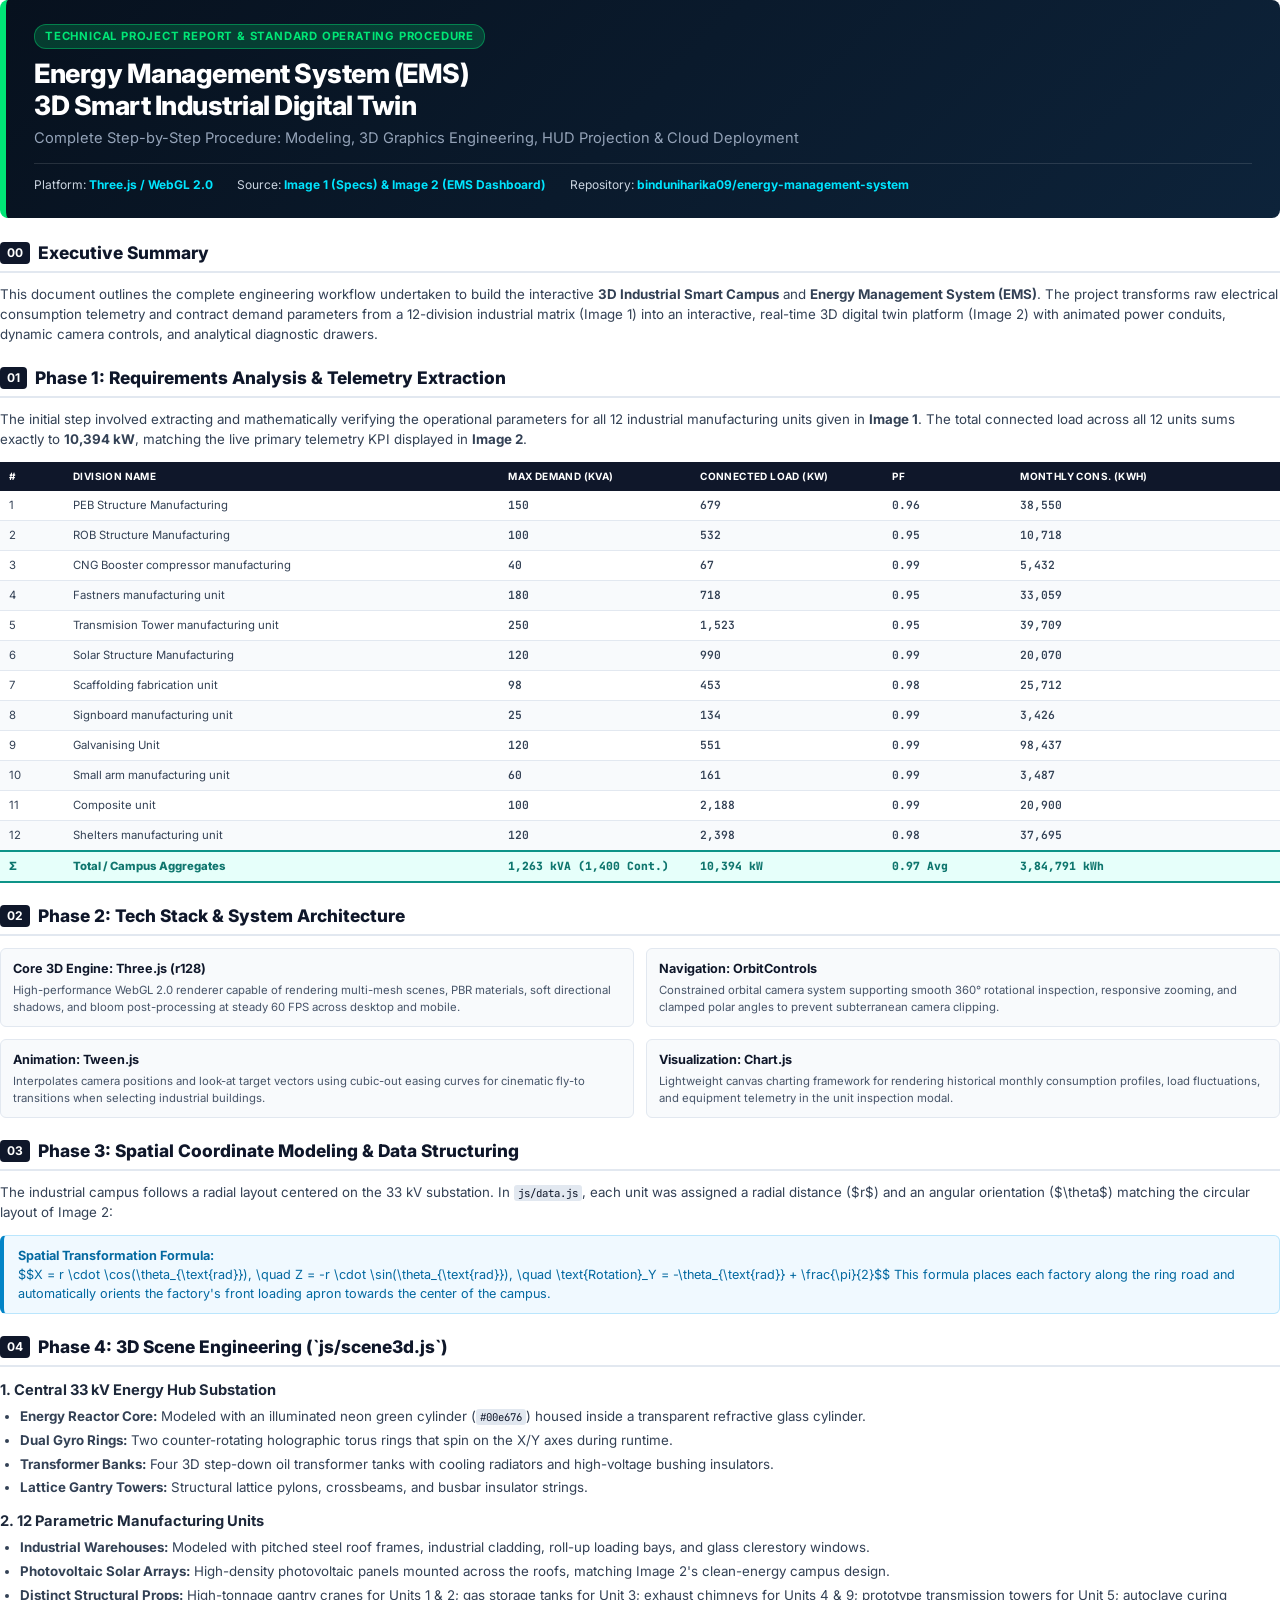
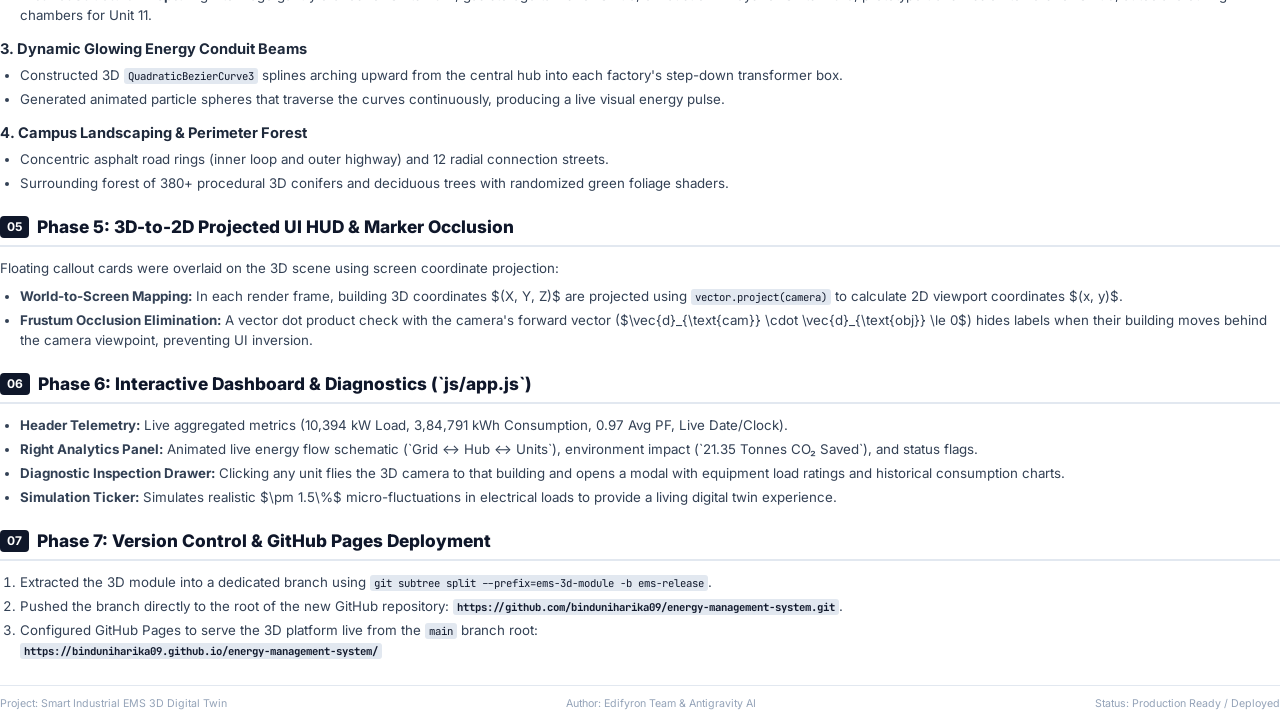
<file: ems-3d-module/procedure.html>
<!DOCTYPE html>
<html lang="en">
<head>
  <meta charset="UTF-8">
  <title>Smart Industrial EMS 3D Digital Twin - Project Procedure</title>
  <style>
    @import url('https://fonts.googleapis.com/css2?family=Inter:wght@300;400;500;600;700;800&family=JetBrains+Mono:wght@400;600;700&display=swap');

    @page {
      size: A4 portrait;
      margin: 14mm 16mm 14mm 16mm;
    }

    * {
      box-sizing: border-box;
      margin: 0;
      padding: 0;
      -webkit-print-color-adjust: exact !important;
      print-color-adjust: exact !important;
    }

    body {
      font-family: 'Inter', -apple-system, BlinkMacSystemFont, sans-serif;
      color: #1a202c;
      background: #ffffff;
      line-height: 1.5;
      font-size: 11pt;
    }

    /* Header Banner */
    .header-banner {
      background: linear-gradient(135deg, #07111e 0%, #0d233a 100%);
      color: #ffffff;
      padding: 24px 28px;
      border-radius: 8px;
      margin-bottom: 22px;
      border-left: 6px solid #00e676;
    }

    .badge-tag {
      display: inline-block;
      background: rgba(0, 230, 118, 0.2);
      color: #00e676;
      border: 1px solid rgba(0, 230, 118, 0.4);
      padding: 3px 10px;
      border-radius: 12px;
      font-size: 8.5pt;
      font-weight: 700;
      letter-spacing: 0.8px;
      text-transform: uppercase;
      margin-bottom: 8px;
    }

    h1 {
      font-size: 20pt;
      font-weight: 800;
      letter-spacing: -0.5px;
      line-height: 1.2;
      margin-bottom: 6px;
      color: #ffffff;
    }

    .subtitle {
      font-size: 11pt;
      color: #94a3b8;
      font-weight: 400;
    }

    .meta-row {
      display: flex;
      gap: 24px;
      margin-top: 14px;
      padding-top: 12px;
      border-top: 1px solid rgba(255, 255, 255, 0.12);
      font-size: 9pt;
      color: #cbd5e1;
    }

    .meta-item strong {
      color: #00e5ff;
    }

    /* Section Headings */
    h2 {
      font-size: 13pt;
      font-weight: 800;
      color: #0f172a;
      border-bottom: 2px solid #e2e8f0;
      padding-bottom: 5px;
      margin-top: 20px;
      margin-bottom: 12px;
      display: flex;
      align-items: center;
      gap: 8px;
    }

    h2 .phase-num {
      background: #0f172a;
      color: #fff;
      font-size: 9pt;
      font-weight: 700;
      padding: 2px 7px;
      border-radius: 4px;
    }

    h3 {
      font-size: 11pt;
      font-weight: 700;
      color: #1e293b;
      margin-top: 12px;
      margin-bottom: 6px;
    }

    p {
      margin-bottom: 8px;
      color: #334155;
      font-size: 10pt;
    }

    ul, ol {
      margin-left: 20px;
      margin-bottom: 10px;
      color: #334155;
      font-size: 10pt;
    }

    li {
      margin-bottom: 4px;
    }

    /* Tables */
    table {
      width: 100%;
      border-collapse: collapse;
      margin: 12px 0 16px 0;
      font-size: 8.5pt;
    }

    th {
      background: #0f172a;
      color: #ffffff;
      text-align: left;
      padding: 7px 9px;
      font-weight: 700;
      text-transform: uppercase;
      letter-spacing: 0.4px;
      font-size: 7.5pt;
    }

    td {
      padding: 6px 9px;
      border-bottom: 1px solid #e2e8f0;
      color: #334155;
    }

    tr:nth-child(even) td {
      background: #f8fafc;
    }

    tr.total-row td {
      background: #e6fffa;
      font-weight: 800;
      color: #0f766e;
      border-top: 2px solid #0d9488;
      border-bottom: 2px solid #0d9488;
    }

    .num-col {
      font-family: 'JetBrains Mono', monospace;
      font-weight: 600;
    }

    /* Highlight Callouts */
    .callout {
      background: #f0fdf4;
      border: 1px solid #bbf7d0;
      border-left: 4px solid #16a34a;
      padding: 10px 14px;
      border-radius: 6px;
      margin: 12px 0;
      font-size: 9.5pt;
      color: #166534;
    }

    .callout-blue {
      background: #f0f9ff;
      border: 1px solid #bae6fd;
      border-left: 4px solid #0284c7;
      padding: 10px 14px;
      border-radius: 6px;
      margin: 12px 0;
      font-size: 9.5pt;
      color: #0369a1;
    }

    /* Tech Stack Grid */
    .grid-2 {
      display: grid;
      grid-template-columns: 1fr 1fr;
      gap: 12px;
      margin: 12px 0;
    }

    .card {
      border: 1px solid #e2e8f0;
      border-radius: 6px;
      padding: 10px 12px;
      background: #f8fafc;
    }

    .card-title {
      font-weight: 700;
      color: #0f172a;
      font-size: 9.5pt;
      margin-bottom: 4px;
    }

    .card-body {
      font-size: 8.5pt;
      color: #475569;
    }

    code {
      font-family: 'JetBrains Mono', monospace;
      font-size: 8pt;
      background: #e2e8f0;
      padding: 1px 4px;
      border-radius: 3px;
      color: #0f172a;
    }

    .page-break {
      page-break-before: always;
    }

    /* Footer text */
    .doc-footer {
      margin-top: 24px;
      padding-top: 10px;
      border-top: 1px solid #e2e8f0;
      font-size: 8pt;
      color: #94a3b8;
      display: flex;
      justify-content: space-between;
    }
  </style>
</head>
<body>

  <!-- COVER / HEADER BANNER -->
  <div class="header-banner">
    <div class="badge-tag">Technical Project Report & Standard Operating Procedure</div>
    <h1>Energy Management System (EMS)<br>3D Smart Industrial Digital Twin</h1>
    <div class="subtitle">Complete Step-by-Step Procedure: Modeling, 3D Graphics Engineering, HUD Projection & Cloud Deployment</div>
    <div class="meta-row">
      <div class="meta-item">Platform: <strong>Three.js / WebGL 2.0</strong></div>
      <div class="meta-item">Source: <strong>Image 1 (Specs) & Image 2 (EMS Dashboard)</strong></div>
      <div class="meta-item">Repository: <strong>binduniharika09/energy-management-system</strong></div>
    </div>
  </div>

  <!-- EXECUTIVE SUMMARY -->
  <h2><span class="phase-num">00</span> Executive Summary</h2>
  <p>
    This document outlines the complete engineering workflow undertaken to build the interactive <strong>3D Industrial Smart Campus</strong> and <strong>Energy Management System (EMS)</strong>. The project transforms raw electrical consumption telemetry and contract demand parameters from a 12-division industrial matrix (Image 1) into an interactive, real-time 3D digital twin platform (Image 2) with animated power conduits, dynamic camera controls, and analytical diagnostic drawers.
  </p>

  <!-- PHASE 1 -->
  <h2><span class="phase-num">01</span> Phase 1: Requirements Analysis & Telemetry Extraction</h2>
  <p>
    The initial step involved extracting and mathematically verifying the operational parameters for all 12 industrial manufacturing units given in <strong>Image 1</strong>. The total connected load across all 12 units sums exactly to <strong>10,394 kW</strong>, matching the live primary telemetry KPI displayed in <strong>Image 2</strong>.
  </p>

  <table>
    <thead>
      <tr>
        <th style="width:5%">#</th>
        <th style="width:34%">Division Name</th>
        <th style="width:15%">Max Demand (kVA)</th>
        <th style="width:15%">Connected Load (kW)</th>
        <th style="width:10%">PF</th>
        <th style="width:21%">Monthly Cons. (kWh)</th>
      </tr>
    </thead>
    <tbody>
      <tr>
        <td>1</td>
        <td>PEB Structure Manufacturing</td>
        <td class="num-col">150</td>
        <td class="num-col">679</td>
        <td class="num-col">0.96</td>
        <td class="num-col">38,550</td>
      </tr>
      <tr>
        <td>2</td>
        <td>ROB Structure Manufacturing</td>
        <td class="num-col">100</td>
        <td class="num-col">532</td>
        <td class="num-col">0.95</td>
        <td class="num-col">10,718</td>
      </tr>
      <tr>
        <td>3</td>
        <td>CNG Booster compressor manufacturing</td>
        <td class="num-col">40</td>
        <td class="num-col">67</td>
        <td class="num-col">0.99</td>
        <td class="num-col">5,432</td>
      </tr>
      <tr>
        <td>4</td>
        <td>Fastners manufacturing unit</td>
        <td class="num-col">180</td>
        <td class="num-col">718</td>
        <td class="num-col">0.95</td>
        <td class="num-col">33,059</td>
      </tr>
      <tr>
        <td>5</td>
        <td>Transmision Tower manufacturing unit</td>
        <td class="num-col">250</td>
        <td class="num-col">1,523</td>
        <td class="num-col">0.95</td>
        <td class="num-col">39,709</td>
      </tr>
      <tr>
        <td>6</td>
        <td>Solar Structure Manufacturing</td>
        <td class="num-col">120</td>
        <td class="num-col">990</td>
        <td class="num-col">0.99</td>
        <td class="num-col">20,070</td>
      </tr>
      <tr>
        <td>7</td>
        <td>Scaffolding fabrication unit</td>
        <td class="num-col">98</td>
        <td class="num-col">453</td>
        <td class="num-col">0.98</td>
        <td class="num-col">25,712</td>
      </tr>
      <tr>
        <td>8</td>
        <td>Signboard manufacturing unit</td>
        <td class="num-col">25</td>
        <td class="num-col">134</td>
        <td class="num-col">0.99</td>
        <td class="num-col">3,426</td>
      </tr>
      <tr>
        <td>9</td>
        <td>Galvanising Unit</td>
        <td class="num-col">120</td>
        <td class="num-col">551</td>
        <td class="num-col">0.99</td>
        <td class="num-col">98,437</td>
      </tr>
      <tr>
        <td>10</td>
        <td>Small arm manufacturing unit</td>
        <td class="num-col">60</td>
        <td class="num-col">161</td>
        <td class="num-col">0.99</td>
        <td class="num-col">3,487</td>
      </tr>
      <tr>
        <td>11</td>
        <td>Composite unit</td>
        <td class="num-col">100</td>
        <td class="num-col">2,188</td>
        <td class="num-col">0.99</td>
        <td class="num-col">20,900</td>
      </tr>
      <tr>
        <td>12</td>
        <td>Shelters manufacturing unit</td>
        <td class="num-col">120</td>
        <td class="num-col">2,398</td>
        <td class="num-col">0.98</td>
        <td class="num-col">37,695</td>
      </tr>
      <tr class="total-row">
        <td>Σ</td>
        <td>Total / Campus Aggregates</td>
        <td class="num-col">1,263 kVA (1,400 Cont.)</td>
        <td class="num-col">10,394 kW</td>
        <td class="num-col">0.97 Avg</td>
        <td class="num-col">3,84,791 kWh</td>
      </tr>
    </tbody>
  </table>

  <!-- PHASE 2 -->
  <h2><span class="phase-num">02</span> Phase 2: Tech Stack & System Architecture</h2>
  <div class="grid-2">
    <div class="card">
      <div class="card-title">Core 3D Engine: Three.js (r128)</div>
      <div class="card-body">High-performance WebGL 2.0 renderer capable of rendering multi-mesh scenes, PBR materials, soft directional shadows, and bloom post-processing at steady 60 FPS across desktop and mobile.</div>
    </div>
    <div class="card">
      <div class="card-title">Navigation: OrbitControls</div>
      <div class="card-body">Constrained orbital camera system supporting smooth 360° rotational inspection, responsive zooming, and clamped polar angles to prevent subterranean camera clipping.</div>
    </div>
    <div class="card">
      <div class="card-title">Animation: Tween.js</div>
      <div class="card-body">Interpolates camera positions and look-at target vectors using cubic-out easing curves for cinematic fly-to transitions when selecting industrial buildings.</div>
    </div>
    <div class="card">
      <div class="card-title">Visualization: Chart.js</div>
      <div class="card-body">Lightweight canvas charting framework for rendering historical monthly consumption profiles, load fluctuations, and equipment telemetry in the unit inspection modal.</div>
    </div>
  </div>

  <div class="page-break"></div>

  <!-- PHASE 3 -->
  <h2><span class="phase-num">03</span> Phase 3: Spatial Coordinate Modeling & Data Structuring</h2>
  <p>
    The industrial campus follows a radial layout centered on the 33 kV substation. In <code>js/data.js</code>, each unit was assigned a radial distance ($r$) and an angular orientation ($\theta$) matching the circular layout of Image 2:
  </p>
  <div class="callout-blue">
    <strong>Spatial Transformation Formula:</strong><br>
    $$X = r \cdot \cos(\theta_{\text{rad}}), \quad Z = -r \cdot \sin(\theta_{\text{rad}}), \quad \text{Rotation}_Y = -\theta_{\text{rad}} + \frac{\pi}{2}$$
    This formula places each factory along the ring road and automatically orients the factory's front loading apron towards the center of the campus.
  </div>

  <!-- PHASE 4 -->
  <h2><span class="phase-num">04</span> Phase 4: 3D Scene Engineering (`js/scene3d.js`)</h2>

  <h3>1. Central 33 kV Energy Hub Substation</h3>
  <ul>
    <li><strong>Energy Reactor Core:</strong> Modeled with an illuminated neon green cylinder (<code>#00e676</code>) housed inside a transparent refractive glass cylinder.</li>
    <li><strong>Dual Gyro Rings:</strong> Two counter-rotating holographic torus rings that spin on the X/Y axes during runtime.</li>
    <li><strong>Transformer Banks:</strong> Four 3D step-down oil transformer tanks with cooling radiators and high-voltage bushing insulators.</li>
    <li><strong>Lattice Gantry Towers:</strong> Structural lattice pylons, crossbeams, and busbar insulator strings.</li>
  </ul>

  <h3>2. 12 Parametric Manufacturing Units</h3>
  <ul>
    <li><strong>Industrial Warehouses:</strong> Modeled with pitched steel roof frames, industrial cladding, roll-up loading bays, and glass clerestory windows.</li>
    <li><strong>Photovoltaic Solar Arrays:</strong> High-density photovoltaic panels mounted across the roofs, matching Image 2's clean-energy campus design.</li>
    <li><strong>Distinct Structural Props:</strong> High-tonnage gantry cranes for Units 1 & 2; gas storage tanks for Unit 3; exhaust chimneys for Units 4 & 9; prototype transmission towers for Unit 5; autoclave curing chambers for Unit 11.</li>
  </ul>

  <h3>3. Dynamic Glowing Energy Conduit Beams</h3>
  <ul>
    <li>Constructed 3D <code>QuadraticBezierCurve3</code> splines arching upward from the central hub into each factory's step-down transformer box.</li>
    <li>Generated animated particle spheres that traverse the curves continuously, producing a live visual energy pulse.</li>
  </ul>

  <h3>4. Campus Landscaping & Perimeter Forest</h3>
  <ul>
    <li>Concentric asphalt road rings (inner loop and outer highway) and 12 radial connection streets.</li>
    <li>Surrounding forest of 380+ procedural 3D conifers and deciduous trees with randomized green foliage shaders.</li>
  </ul>

  <!-- PHASE 5 -->
  <h2><span class="phase-num">05</span> Phase 5: 3D-to-2D Projected UI HUD & Marker Occlusion</h2>
  <p>
    Floating callout cards were overlaid on the 3D scene using screen coordinate projection:
  </p>
  <ul>
    <li><strong>World-to-Screen Mapping:</strong> In each render frame, building 3D coordinates $(X, Y, Z)$ are projected using <code>vector.project(camera)</code> to calculate 2D viewport coordinates $(x, y)$.</li>
    <li><strong>Frustum Occlusion Elimination:</strong> A vector dot product check with the camera's forward vector ($\vec{d}_{\text{cam}} \cdot \vec{d}_{\text{obj}} \le 0$) hides labels when their building moves behind the camera viewpoint, preventing UI inversion.</li>
  </ul>

  <!-- PHASE 6 -->
  <h2><span class="phase-num">06</span> Phase 6: Interactive Dashboard & Diagnostics (`js/app.js`)</h2>
  <ul>
    <li><strong>Header Telemetry:</strong> Live aggregated metrics (10,394 kW Load, 3,84,791 kWh Consumption, 0.97 Avg PF, Live Date/Clock).</li>
    <li><strong>Right Analytics Panel:</strong> Animated live energy flow schematic (`Grid <-> Hub <-> Units`), environment impact (`21.35 Tonnes CO₂ Saved`), and status flags.</li>
    <li><strong>Diagnostic Inspection Drawer:</strong> Clicking any unit flies the 3D camera to that building and opens a modal with equipment load ratings and historical consumption charts.</li>
    <li><strong>Simulation Ticker:</strong> Simulates realistic $\pm 1.5\%$ micro-fluctuations in electrical loads to provide a living digital twin experience.</li>
  </ul>

  <!-- PHASE 7 -->
  <h2><span class="phase-num">07</span> Phase 7: Version Control & GitHub Pages Deployment</h2>
  <ol>
    <li>Extracted the 3D module into a dedicated branch using <code>git subtree split --prefix=ems-3d-module -b ems-release</code>.</li>
    <li>Pushed the branch directly to the root of the new GitHub repository: <strong><code>https://github.com/binduniharika09/energy-management-system.git</code></strong>.</li>
    <li>Configured GitHub Pages to serve the 3D platform live from the <code>main</code> branch root:
      <br><strong><code>https://binduniharika09.github.io/energy-management-system/</code></strong>
    </li>
  </ol>

  <div class="doc-footer">
    <div>Project: Smart Industrial EMS 3D Digital Twin</div>
    <div>Author: Edifyron Team & Antigravity AI</div>
    <div>Status: Production Ready / Deployed</div>
  </div>

</body>
</html>
</file>
